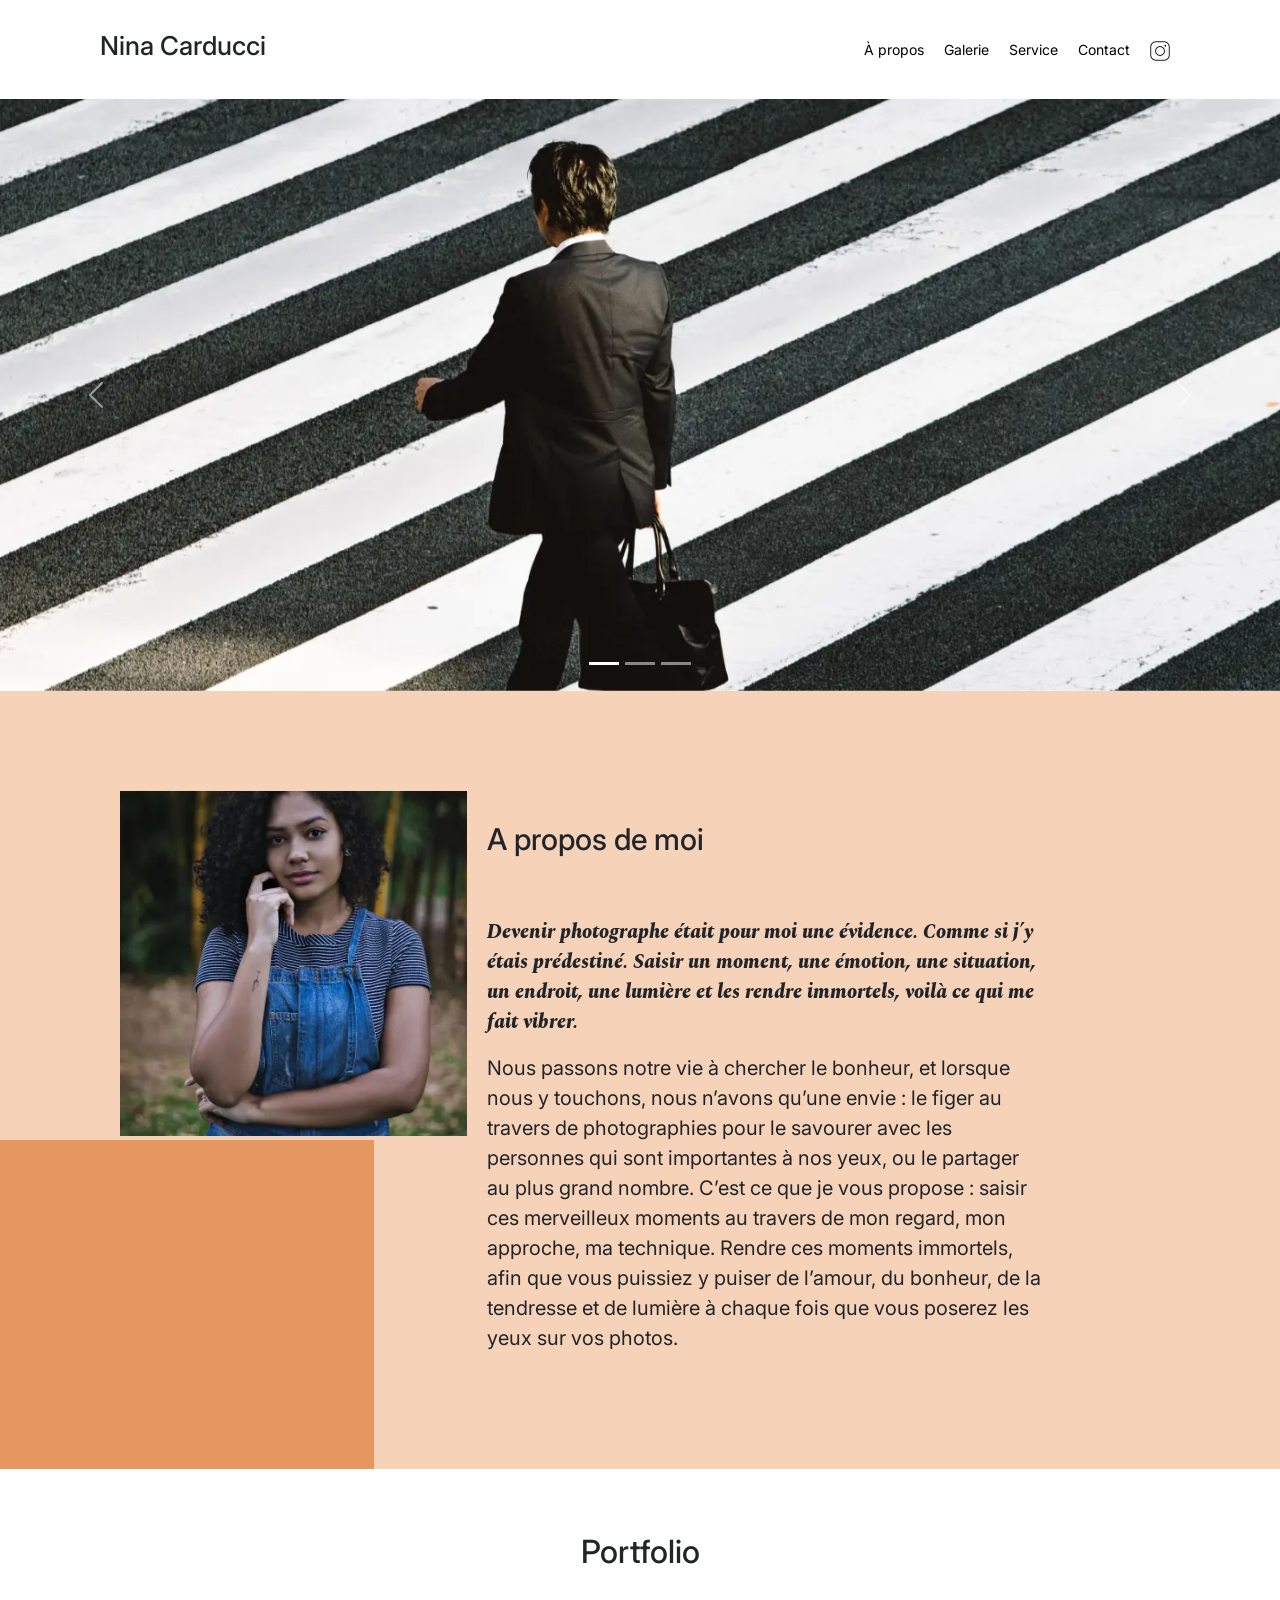
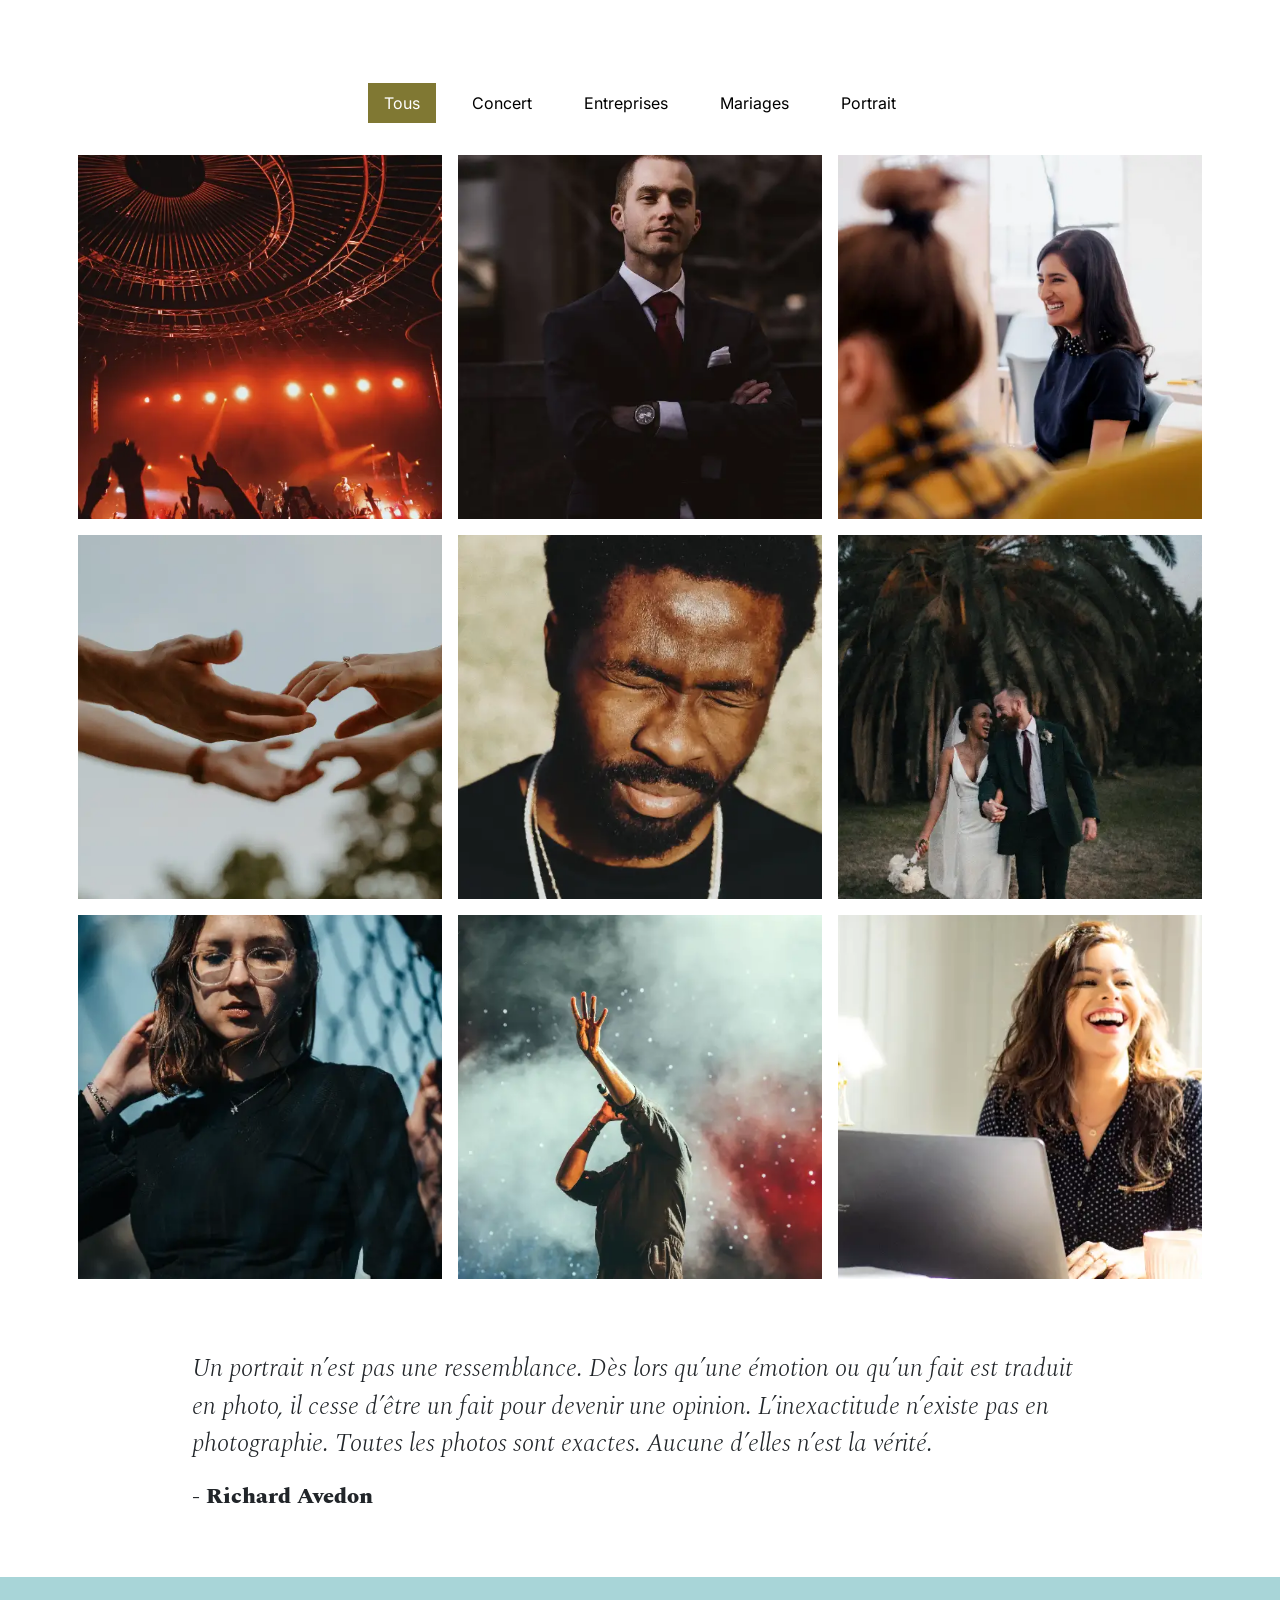
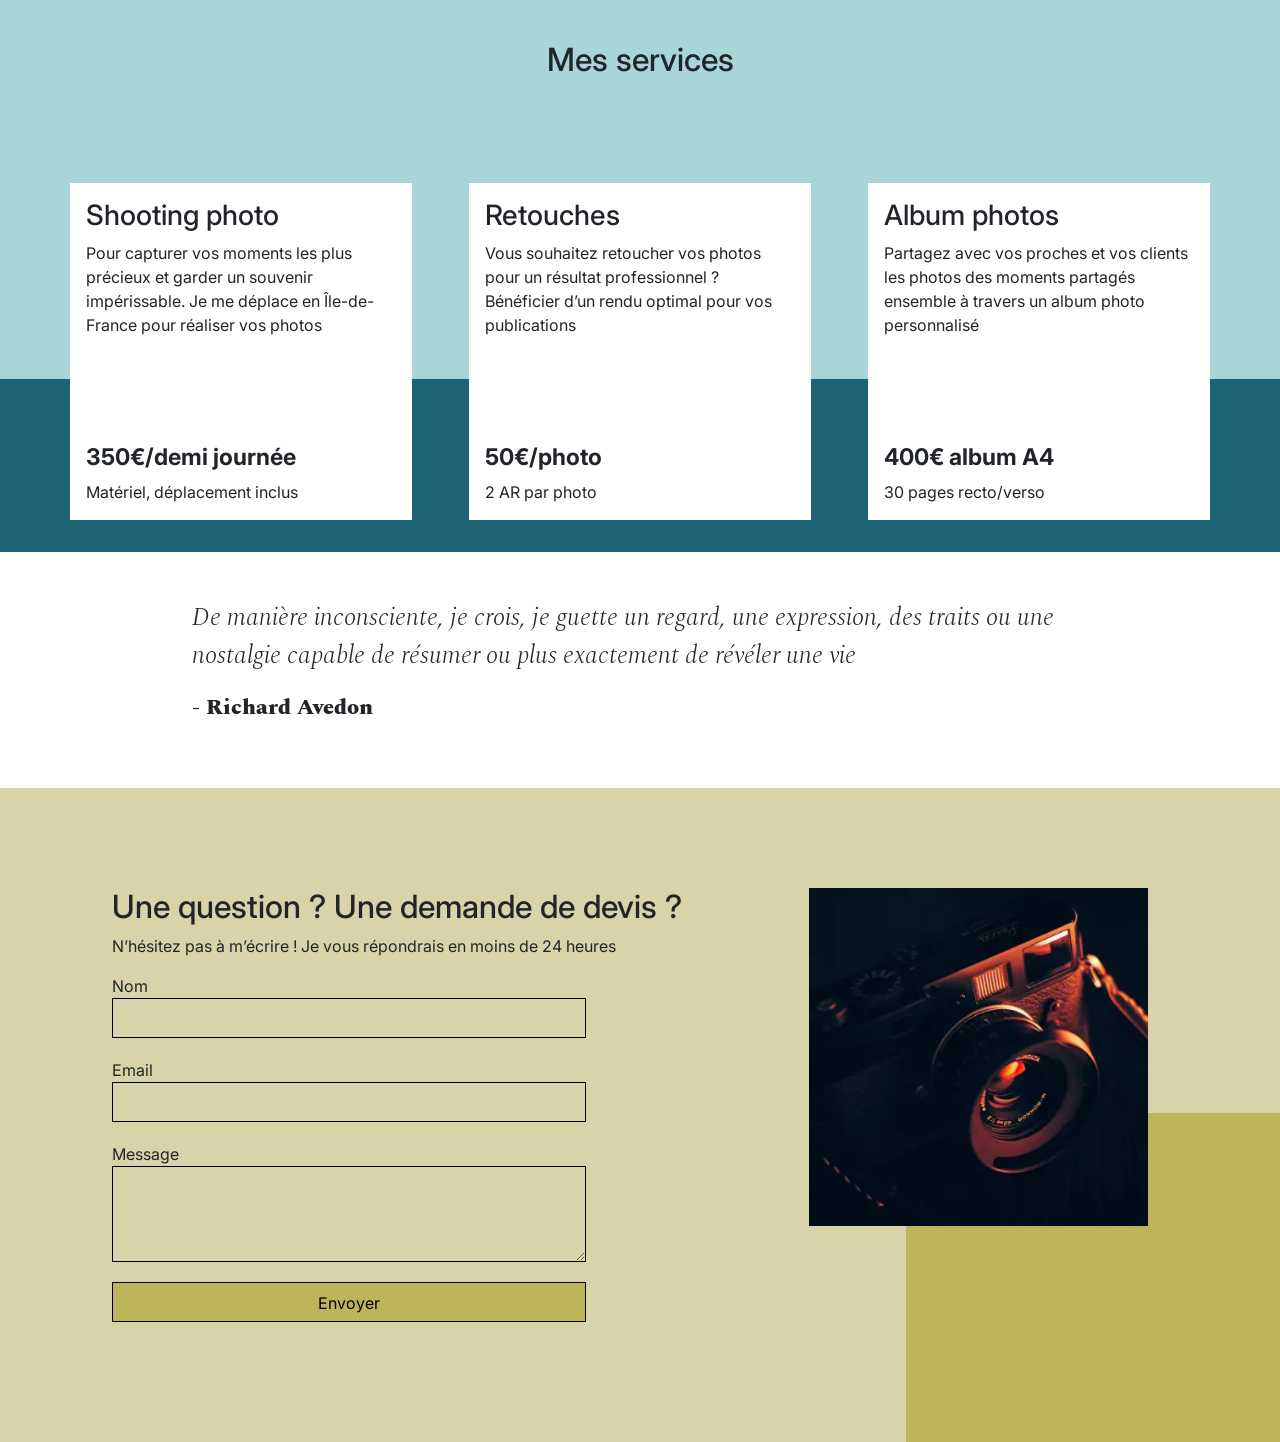
<file: index.html>
<!DOCTYPE html>
<html lang="fr">
  <head>
    <meta charset="UTF-8" />
    <meta
      name="description"
      content="Découvrez notre galerie de photos professionnelles, incluant des concerts, portraits, et événements d'entreprise."
    />
    <!-- OG pour Facebook -->
    <meta property="og:title" content="Nina Carducci Photographe" />
    <meta
      property="og:description"
      content="Découvrez notre galerie de photos professionnelles, incluant des concerts, portraits, et événements d'entreprise."
    />
    <meta property="og:image" content="./assets/images/nina.webp" />
    <meta property="og:url" content="https://nina-carducci.github.io/" />
    <!-- Twitter Cards -->
    <meta name="twitter:card" content="summary_large_image" />
    <meta name="twitter:site" content="@nina_carducci" />
    <meta name="twitter:title" content="Nina Carducci Photographe" />
    <meta
      name="twitter:description"
      content="Découvrez notre galerie de photos professionnelles, incluant des concerts, portraits, et événements d'entreprise."
    />
    <meta name="twitter:image" content="./assets/images/nina.webp" />
    <meta name="viewport" content="width=device-width, initial-scale=1.0" />
    <link rel="stylesheet" href="./assets/bootstrap/bootstrap.min.css" />
    <link
      rel="preload"
      href="./assets/images/slider/ryoji-iwata-wUZjnOv7t0g-unsplash.webp"
      as="image"
    />
    <link rel="preconnect" href="https://fonts.googleapis.com" />
    <link rel="preconnect" href="https://fonts.gstatic.com" crossorigin />
    <link
      rel="stylesheet"
      href="https://fonts.googleapis.com/css2?family=Inter&family=Spectral:ital,wght@0,400;1,300;1,400;1,800&display=swap"
    />
    <link rel="stylesheet" href="./assets/style.css" />
    <title>Nina Carducci Photographe</title>
    <script src="https://code.jquery.com/jquery-3.4.1.min.js" integrity="sha256-CSXorXvZcTkaix6Yvo6HppcZGetbYMGWSFlBw8HfCJo=" crossorigin="anonymous"></script>
    <script src="./assets/bootstrap/bootstrap.bundle.js" defer></script>
    <script src="./assets/maugallery.min.js" type="module" defer></script>
    <script src="./assets/scripts.min.js" type="module" defer></script>
  </head>
  <body>
    <header>
      <div class="top-header">
        <h1 class="name">Nina Carducci</h1>
        <nav>
          <div class="nav">
            <ul>
              <li><a href="#about">À propos</a></li>
              <li><a href="#gallery">Galerie</a></li>
              <li><a href="#services">Service</a></li>
              <li><a href="#contact">Contact</a></li>
              <li>
                <a
                  class="social-link"
                  href="https://www.instagram.com/ninacarducci.photo/?hl=fr"
                  target="_blank"
                  aria-label="Instagram de Nina Carducci"
                  ><img src="assets/images/instagram.png" alt="Logo Instagram"
                /></a>
              </li>
            </ul>
          </div>
        </nav>
      </div>
      <div id="header">
        <div id="carouselExampleIndicators" class="carousel slide" data-bs-ride="carousel">
          <div class="carousel-indicators">
            <button
              type="button"
              data-bs-target="#carouselExampleIndicators"
              data-bs-slide-to="0"
              class="active"
              aria-current="true"
              aria-label="Slide 1"
            ></button>
            <button
              type="button"
              data-bs-target="#carouselExampleIndicators"
              data-bs-slide-to="1"
              aria-label="Slide 2"
            ></button>
            <button
              type="button"
              data-bs-target="#carouselExampleIndicators"
              data-bs-slide-to="2"
              aria-label="Slide 3"
            ></button>
          </div>
          <div class="carousel-inner">
            <div class="carousel-item active">
              <img
                src="./assets/images/slider/ryoji-iwata-wUZjnOv7t0g-unsplash.webp"
                class="d-block w-100"
                alt="Photographie de Ryoji Iwata"
              />
            </div>
            <div class="carousel-item">
              <img
                src="./assets/images/slider/nicholas-green-nPz8akkUmDI-unsplash.webp"
                class="d-block w-100"
                alt="Photographie de Nicholas Green"
              />
            </div>
            <div class="carousel-item">
              <img
                src="./assets/images/slider/Edward Cisneros.webp"
                class="d-block w-100"
                alt="Photographie de Edward Cisneros"
              />
            </div>
          </div>
          <button
            class="carousel-control-prev"
            type="button"
            data-bs-target="#carouselExampleIndicators"
            data-bs-slide="prev"
          >
            <span class="carousel-control-prev-icon" aria-hidden="true"></span>
            <span class="visually-hidden">Previous</span>
          </button>
          <button
            class="carousel-control-next"
            type="button"
            data-bs-target="#carouselExampleIndicators"
            data-bs-slide="next"
          >
            <span class="carousel-control-next-icon" aria-hidden="true"></span>
            <span class="visually-hidden">Next</span>
          </button>
        </div>
      </div>
      <div id="about">
        <div class="picture left">
          <img src="./assets/images/nina.webp" alt="Photographie de l'auteur" />
        </div>
        <div id="about-me">
          <h2 class="about-me__title">A propos de moi</h2>
          <p class="about-me__introduction">
            Devenir photographe était pour moi une évidence. Comme si j’y étais prédestiné. Saisir
            un moment, une émotion, une situation, un endroit, une lumière et les rendre immortels,
            voilà ce qui me fait vibrer.
          </p>
          <p>
            Nous passons notre vie à chercher le bonheur, et lorsque nous y touchons, nous n’avons
            qu’une envie : le figer au travers de photographies pour le savourer avec les personnes
            qui sont importantes à nos yeux, ou le partager au plus grand nombre. C’est ce que je
            vous propose : saisir ces merveilleux moments au travers de mon regard, mon approche, ma
            technique. Rendre ces moments immortels, afin que vous puissiez y puiser de l’amour, du
            bonheur, de la tendresse et de lumière à chaque fois que vous poserez les yeux sur vos
            photos.
          </p>
        </div>
      </div>
    </header>
    <main>
      <div id="gallery">
        <h2 class="title">Portfolio</h2>
        <div class="container py-3">
          <div class="gallery" style="display: none">
            <img
              data-gallery-tag="Concert"
              class="gallery-item"
              src="./assets/images/gallery/concerts/aaron-paul-wnX-fXzB6Cw-unsplash.webp"
              alt="Photographie de Aaron Paul"
            />
            <img
              data-gallery-tag="Entreprises"
              class="gallery-item"
              src="./assets/images/gallery/entreprise/ali-morshedlou-WMD64tMfc4k-unsplash.webp"
              alt="Photographie de Ali Morshedlou"
            />
            <img
              data-gallery-tag="Entreprises"
              class="gallery-item"
              src="./assets/images/gallery/entreprise/jason-goodman-tHO1_OuKbg0-unsplash.webp"
              alt="Photographie de Jason Goodman"
            />
            <img
              data-gallery-tag="Mariages"
              class="gallery-item"
              src="./assets/images/gallery/mariage/hannah-busing-RvF2R_qMpRk-unsplash.webp"
              alt="Photographie de Hannah Busing"
            />
            <img
              data-gallery-tag="Portrait"
              class="gallery-item"
              src="./assets/images/gallery/portraits/ade-tunji-rVkhWWZFAtQ-unsplash.webp"
              alt="Photographie de Ade Tunji"
            />
            <img
              data-gallery-tag="Mariages"
              class="gallery-item"
              src="./assets/images/gallery/mariage/jakob-owens-SiniLJkXhMc-unsplash.webp"
              alt="Photographie de Jakob Owens"
            />
            <img
              data-gallery-tag="Portrait"
              class="gallery-item"
              src="./assets/images/gallery/portraits/nino-van-prattenburg--443cl1uR_8-unsplash.webp"
              alt="Photographie de Nino Van Prattenburg"
            />
            <img
              data-gallery-tag="Concert"
              class="gallery-item"
              src="./assets/images/gallery/concerts/austin-neill-hgO1wFPXl3I-unsplash.webp"
              alt="Photographie de Austin Neill"
            />
            <img
              data-gallery-tag="Entreprises"
              class="gallery-item"
              src="./assets/images/gallery/entreprise/mateus-campos-felipe-Fsgzm8N0hIY-unsplash.webp"
              alt="Photographie de Mateus Campos Felipe"
            />
          </div>
        </div>
        <div class="quote">
          <figure>
            <blockquote>
              <p class="quote__text">
                Un portrait n’est pas une ressemblance. Dès lors qu’une émotion ou qu’un fait est
                traduit en photo, il cesse d’être un fait pour devenir une opinion. L’inexactitude
                n’existe pas en photographie. Toutes les photos sont exactes. Aucune d’elles n’est
                la vérité.
              </p>
            </blockquote>
            <figcaption class="quote__author">- Richard Avedon</figcaption>
          </figure>
        </div>
      </div>
    </main>
    <footer>
      <div id="services">
        <h2 class="title">Mes services</h2>
        <div class="container">
          <div class="service">
            <div class="service__description">
              <h3>Shooting photo</h3>
              <p>
                Pour capturer vos moments les plus précieux et garder un souvenir impérissable. Je
                me déplace en Île-de-France pour réaliser vos photos
              </p>
            </div>
            <div class="service__price">
              <h4>350€/demi journée</h4>
              <span>Matériel, déplacement inclus</span>
            </div>
          </div>
          <div class="service">
            <div class="service__description">
              <h3>Retouches</h3>
              <p>
                Vous souhaitez retoucher vos photos pour un résultat professionnel ? Bénéficier d’un
                rendu optimal pour vos publications
              </p>
            </div>
            <div class="service__price">
              <h4>50€/photo</h4>
              <span>2 AR par photo</span>
            </div>
          </div>
          <div class="service">
            <div class="service__description">
              <h3>Album photos</h3>
              <p>
                Partagez avec vos proches et vos clients les photos des moments partagés ensemble à
                travers un album photo personnalisé
              </p>
            </div>
            <div class="service__price">
              <h4>400€ album A4</h4>
              <span>30 pages recto/verso</span>
            </div>
          </div>
        </div>
      </div>
      <div class="quote">
        <figure>
          <blockquote>
            <p class="quote__text">
              De manière inconsciente, je crois, je guette un regard, une expression, des traits ou
              une nostalgie capable de résumer ou plus exactement de révéler une vie
            </p>
          </blockquote>
          <figcaption class="quote__author">- Richard Avedon</figcaption>
        </figure>
      </div>
      <div id="contact">
        <div class="container">
          <div class="form-container">
            <h2>Une question ? Une demande de devis ?</h2>
            <p>N’hésitez pas à m’écrire ! Je vous répondrais en moins de 24 heures</p>
            <form action="#" method="post">
              <label for="nom">Nom</label>
              <input type="text" name="nom" id="nom" />
              <label for="email">Email</label>
              <input type="email" name="email" id="email" />
              <label for="message">Message</label>
              <textarea name="message" id="message" cols="30" rows="10"></textarea>
              <input type="submit" value="Envoyer" />
            </form>
          </div>
         
          <div class="contact-info" itemscope itemtype="http://schema.org/LocalBusiness">
            <meta itemprop="name" content="Nina Carducci" />
            <div itemprop="address" itemscope itemtype="http://schema.org/PostalAddress">
              <meta itemprop="streetAddress" content="68 avenue Alsace-Lorraine" />
              <meta itemprop="addressLocality" content="Bordeaux" />
              <meta itemprop="postalCode" content="33200" />
              <meta itemprop="addressCountry" content="FR" />
            </div>
            <meta itemprop="telephone" content="05 56 67 78 89" />
            <div
              itemprop="openingHoursSpecification"
              itemscope
              itemtype="http://schema.org/OpeningHoursSpecification"
            >
              <meta itemprop="dayOfWeek" content="Monday" />
              <meta itemprop="dayOfWeek" content="Tuesday" />
              <meta itemprop="dayOfWeek" content="Wednesday" />
              <meta itemprop="dayOfWeek" content="Thursday" />
              <meta itemprop="dayOfWeek" content="Friday" />
              <meta itemprop="opens" content="10:00" />
              <meta itemprop="closes" content="19:00" />
            </div>
          </div>
          <div class="picture right">
            <img src="./assets/images/camera.webp" alt="Image d'une caméra" />
          </div>
        </div>
      </div>
    </footer>
  </body>
</html>
</file>
<file: assets/style.css>
.about-me__introduction,
.quote,
.quote__text {
    font-style: italic;
    font-family: Spectral;
}
.quote,
.quote__author,
.quote__text {
    font-family: Spectral;
}
.service,
.top-header {
    background-color: #fff;
    display: flex;
}
#about,
#contact {
    padding-inline: 100px;
    padding-block: 100px;
}
.picture.left::before,
.picture.right::before {
    content: " ";
    width: 374px;
    height: 329px;
    bottom: 0;
    z-index: -1;
}
#about,
#contact .container,
.mg-next,
.mg-prev,
.nav ul,
.service,
.top-header,
form {
    display: flex;
}
body {
    max-width: 1920px;
    margin: auto;
}
* {
    font-family: Inter;
    font-style: normal;
}
.top-header {
    position: sticky;
    top: 0;
    z-index: 1000;
    justify-content: space-between;
    padding-inline: 100px;
    padding-block: 30px;
    align-items: center;
}
#about,
#contact,
#services,
.item-column {
    position: relative;
}
.top-header .name {
    font-size: 26px;
}
.nav ul {
    list-style-type: none;
    font-size: 14px;
    margin-bottom: 0;
}
.nav li {
    padding-inline: 10px;
}
.nav a {
    text-decoration: none;
    color: #000;
}
.social-link img {
    height: auto;
    width: 20px;
}
#about {
    background-color: #f6d2b8;
}
.picture.left::before {
    background-color: #e5975f;
    position: absolute;
    left: 0;
}
.visually-hidden {
    color: #fff;
    background-color: #000;
}
.picture {
    flex: 1;
    margin: 0 20px;
    z-index: 0;
}
.picture img {
    height: auto;
    width: 100%;
}

.service__price h4{
    font-weight: 700;
    font-size: 23px;}

.carousel-item img {
    height: 100% ;
    width: 100% ;
}
#about-me,
.form-container {
    flex: 2;
}
.about-me__title {
    margin-top: 1em;
    margin-bottom: 60px;
    font-size: 30px;
}
.about-me__introduction {
    font-weight: 800;
    width: 60%;
}
#about-me p {
    width: 80%;
    font-size: 20px;
}
.title {
    text-align: center;
    padding-block: 2em;
}
.gallery .nav {
    justify-content: center;
}
.nav-pills .nav-link.active,
.nav-pills .show > .nav-link {
    color: #fff;
    background-color: #807833;
    border-radius: 0;
}
.nav-pills .nav-link {
    color: #000;
    cursor: pointer;
}
.item-column {
    margin-bottom: 0 !important;
    padding: 0;
}
.item-column::after {
    content: "";
    display: block;
    padding-bottom: 100%;
}
.gallery-item {
    position: absolute;
    width: 100%;
    height: 100%;
    object-fit: cover;
    padding: 0.5em;
    cursor: pointer;
}
.mg-next,
.mg-prev {
    width: 30px;
    height: 30px;
    border-radius: 0%;
    justify-content: center;
    align-items: center;
    font-size: 24px;
}
form input,
form textarea {
    width: 100%;
    background-color: #fff0;
    border: 1px solid;
    margin-bottom: 20px;
}
.quote {
    width: 70%;
    margin: auto;
    padding-block: 3em;
}
.quote__text {
    font-weight: 300;
    font-size: 25px;
}
.quote__author {
    font-weight: 800;
    font-size: 22px;
}
#services {
    margin: auto;
    background-color: #a8d5d8;
}
#services .container::before {
    content: " ";
    background-color: #1c6474;
    position: absolute;
    width: 100%;
    height: 30%;
    bottom: 0;
    left: 0;
    z-index: 0;
}
#services .container {
    justify-content: space-between;
    display: flex;
    padding: 2em 0;
}
.service {
    max-width: 390px;
    width: 30%;
    height: 337px;
    padding: 1em;
    flex-direction: column;
    justify-content: space-between;
    z-index: 1;
}
#contact {
    margin: auto;
    background-color: #d8d3a8;
}
.picture.right::before {
    background-color: #beb45a;
    position: absolute;
    right: 0;
}
form {
    flex-direction: column;
    width: 70%;
    align-items: flex-start;
}
form input {
    height: 2.5em;
}
form textarea {
    height: 5em;
    line-height: 2.5em;
    font-size: 1.2em;
}
input[type="submit"] {
    background-color: #beb45a;
    padding: 0.5em 1em;
}
@media all and (max-width: 1180px) {
    .picture {
        flex: 2;
    }
    #about,
    #contact .container {
        align-items: center;
    }
    .about-me__title {
        margin-top: 0;
        margin-bottom: 1em;
    }
    #about-me h6,
    #about-me p {
        width: 100%;
    }
}
@media all and (max-width: 1000px) {
    .picture.left::before,
    .picture.right::before {
        height: 30%;
        position: absolute;
        z-index: -1;
        width: 100%;
    }
    #about,
    #contact .container,
    #services .container {
        flex-direction: column;
    }
    .picture {
        width: 50%;
    }
    .picture.left::before {
        bottom: auto;
        top: 0;
        left: 0;
    }
    .about-me__title {
        text-align: center;
        margin-top: 1em;
    }
    .service {
        width: 100%;
        max-width: 100%;
        height: auto;
        margin: 2em 0;
    }
    .service__description {
        margin-bottom: 1em;
    }
    #services .container::before {
        width: 30%;
        height: 100%;
        bottom: 0;
        right: 0;
        left: auto;
        z-index: 0;
    }
    #contact .picture.right {
        margin-top: 1em;
    }
    .picture.right::before {
        bottom: 0;
        right: 0;
    }
}
@media all and (max-width: 650px) {
    .top-header {
        flex-direction: column;
        padding-inline: 0;
    }
    .top-header .nav,
    .top-header .nav ul {
        width: 100%;
        padding: 0;
    }
    .top-header .nav li {
        flex: 1;
        padding-block: 1em;
        text-align: center;
    }
    .picture.left::before,
    .picture.right::before {
        height: 150px;
    }
    #services .container {
        align-items: center;
    }
    .service {
        max-width: 90%;
    }
    #about,
    #contact {
        padding-inline: 2em;
        padding-block: 2em;
    }
    form {
        width: 100%;
    }
    .picture {
        width: 80%;
        height: auto;
    }
}
</file>
